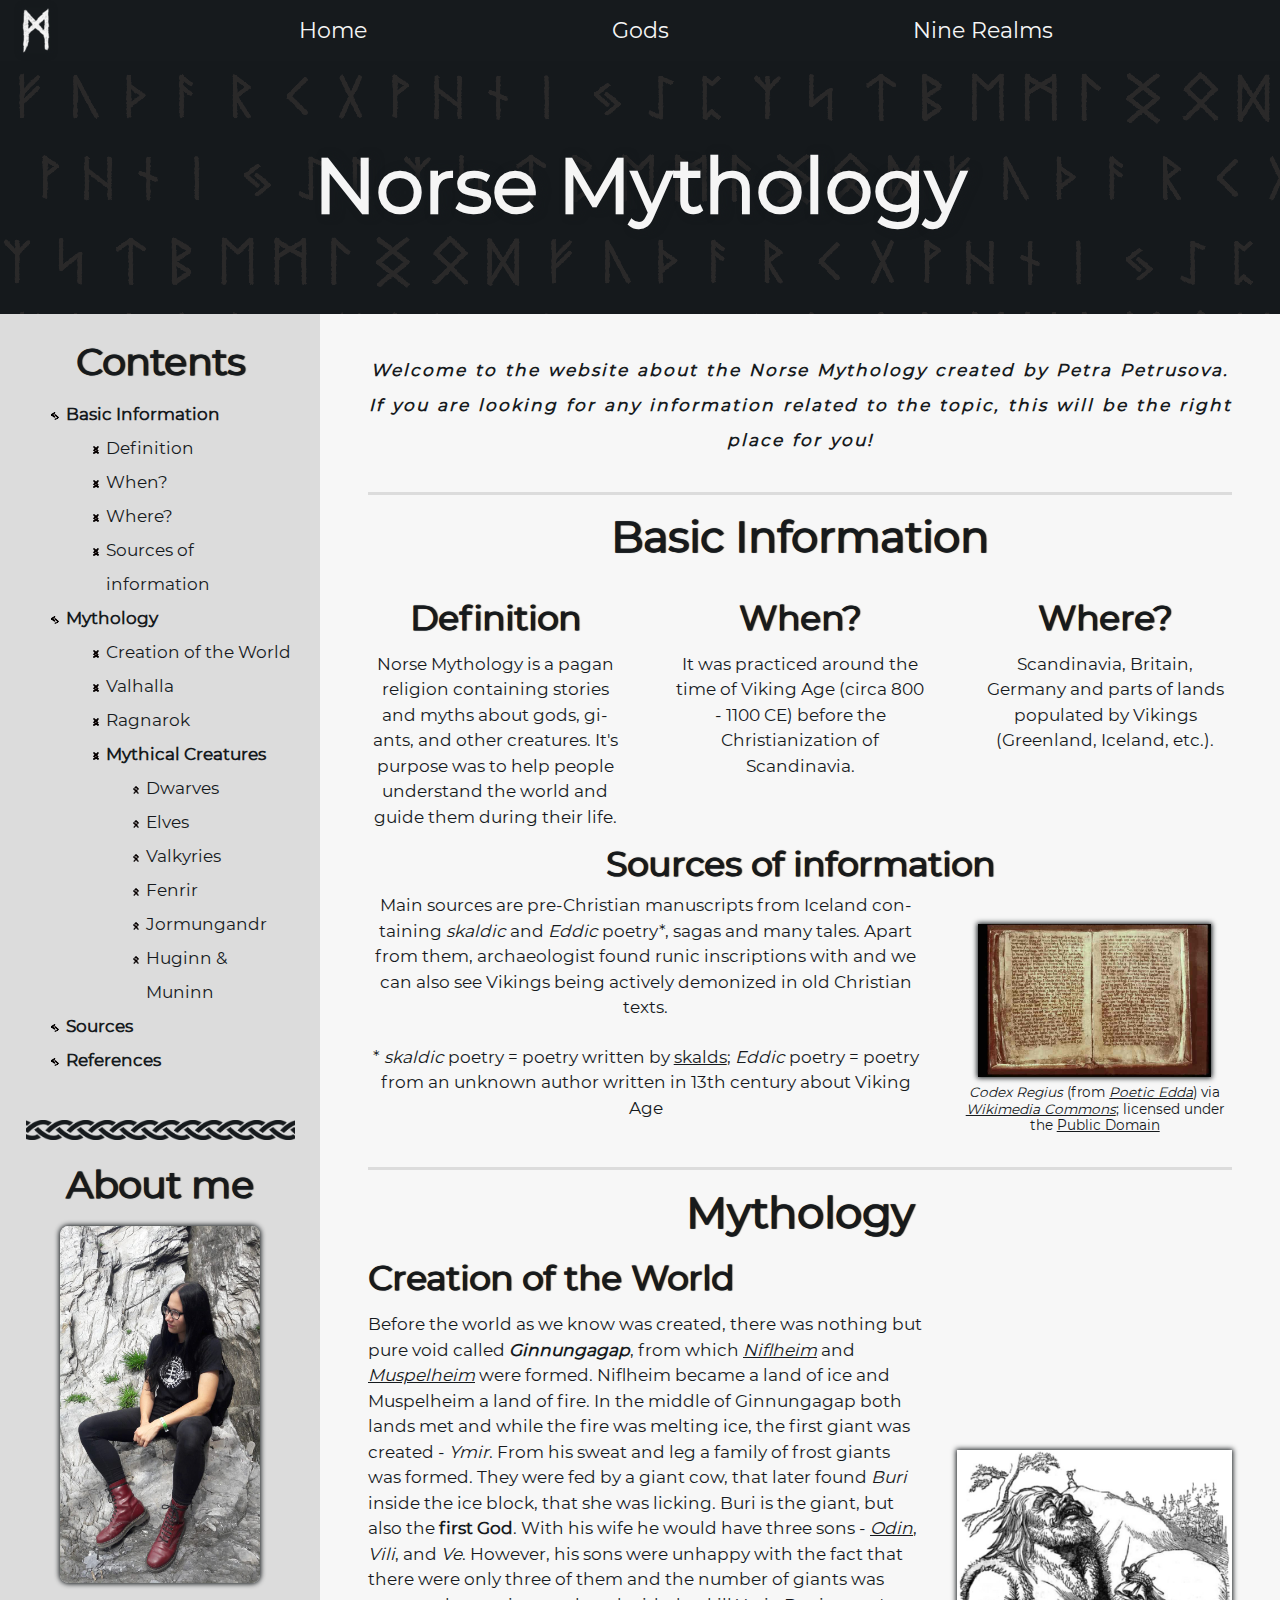
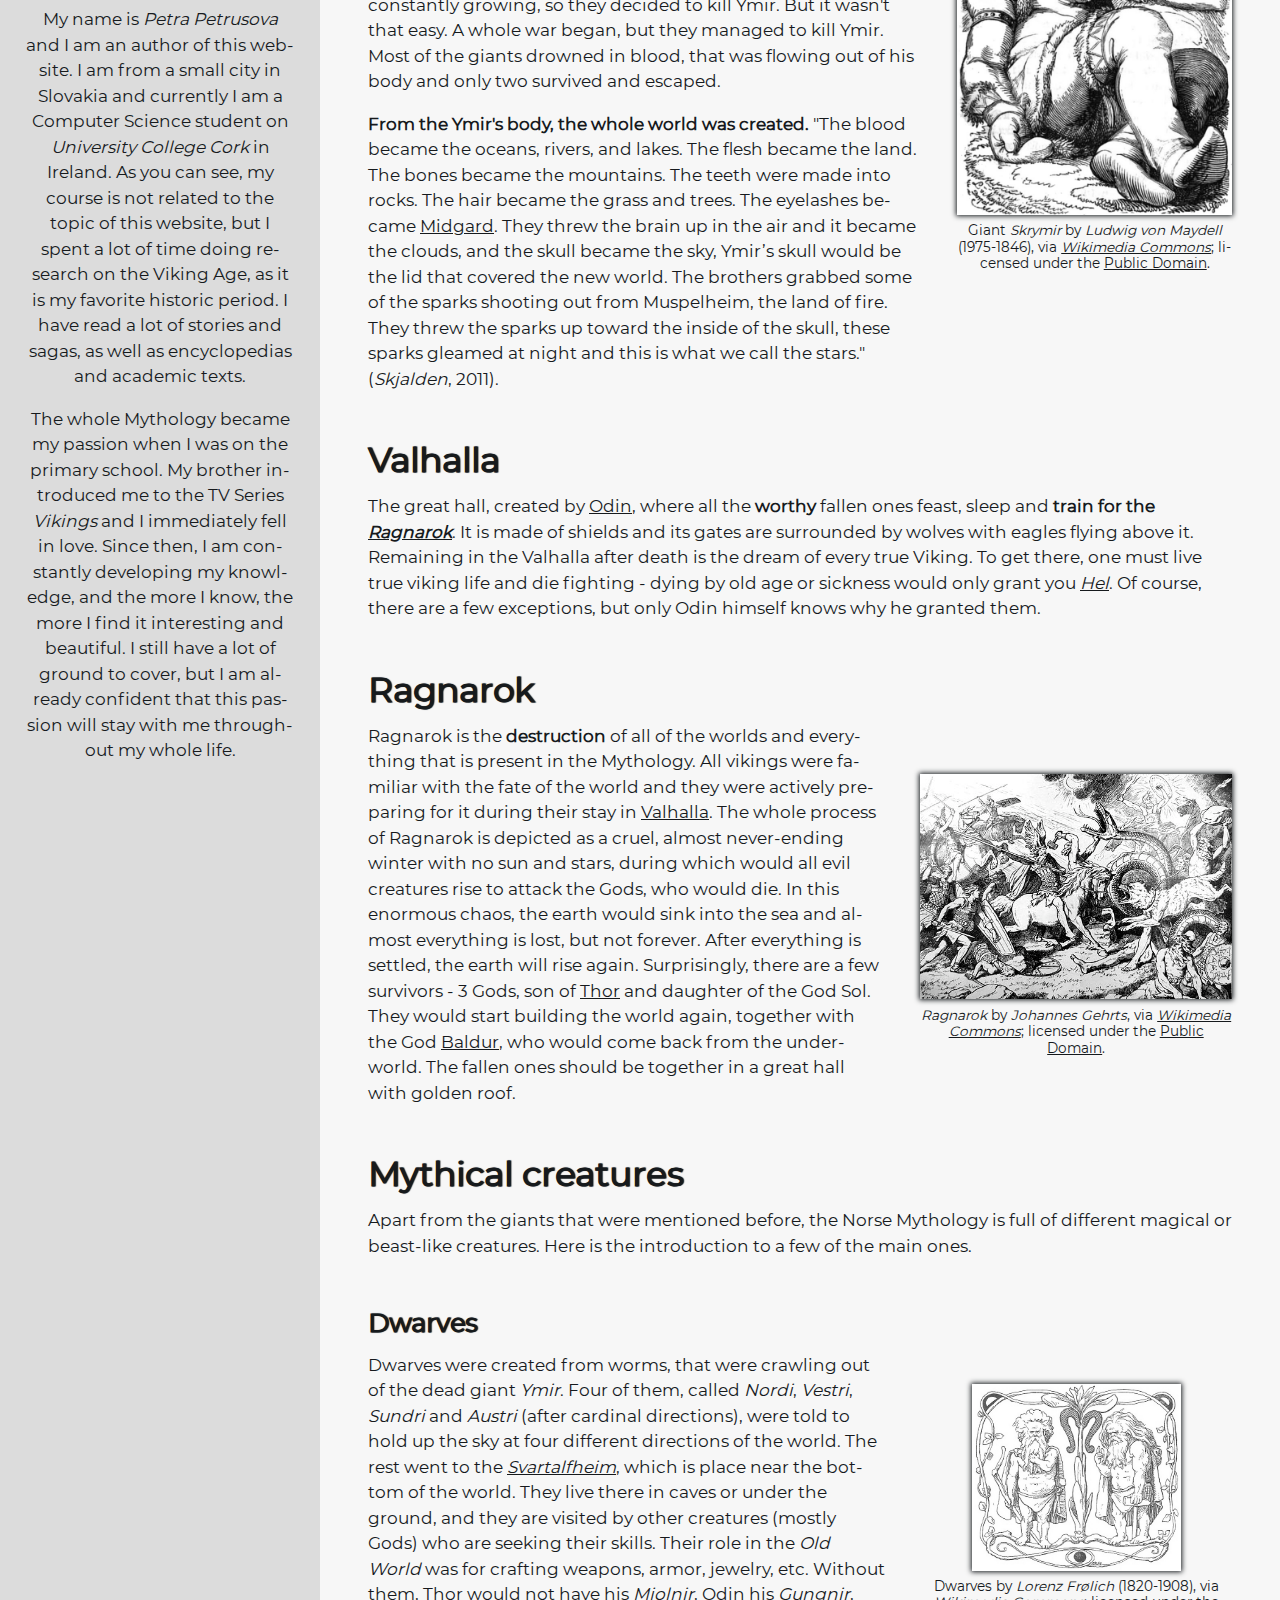
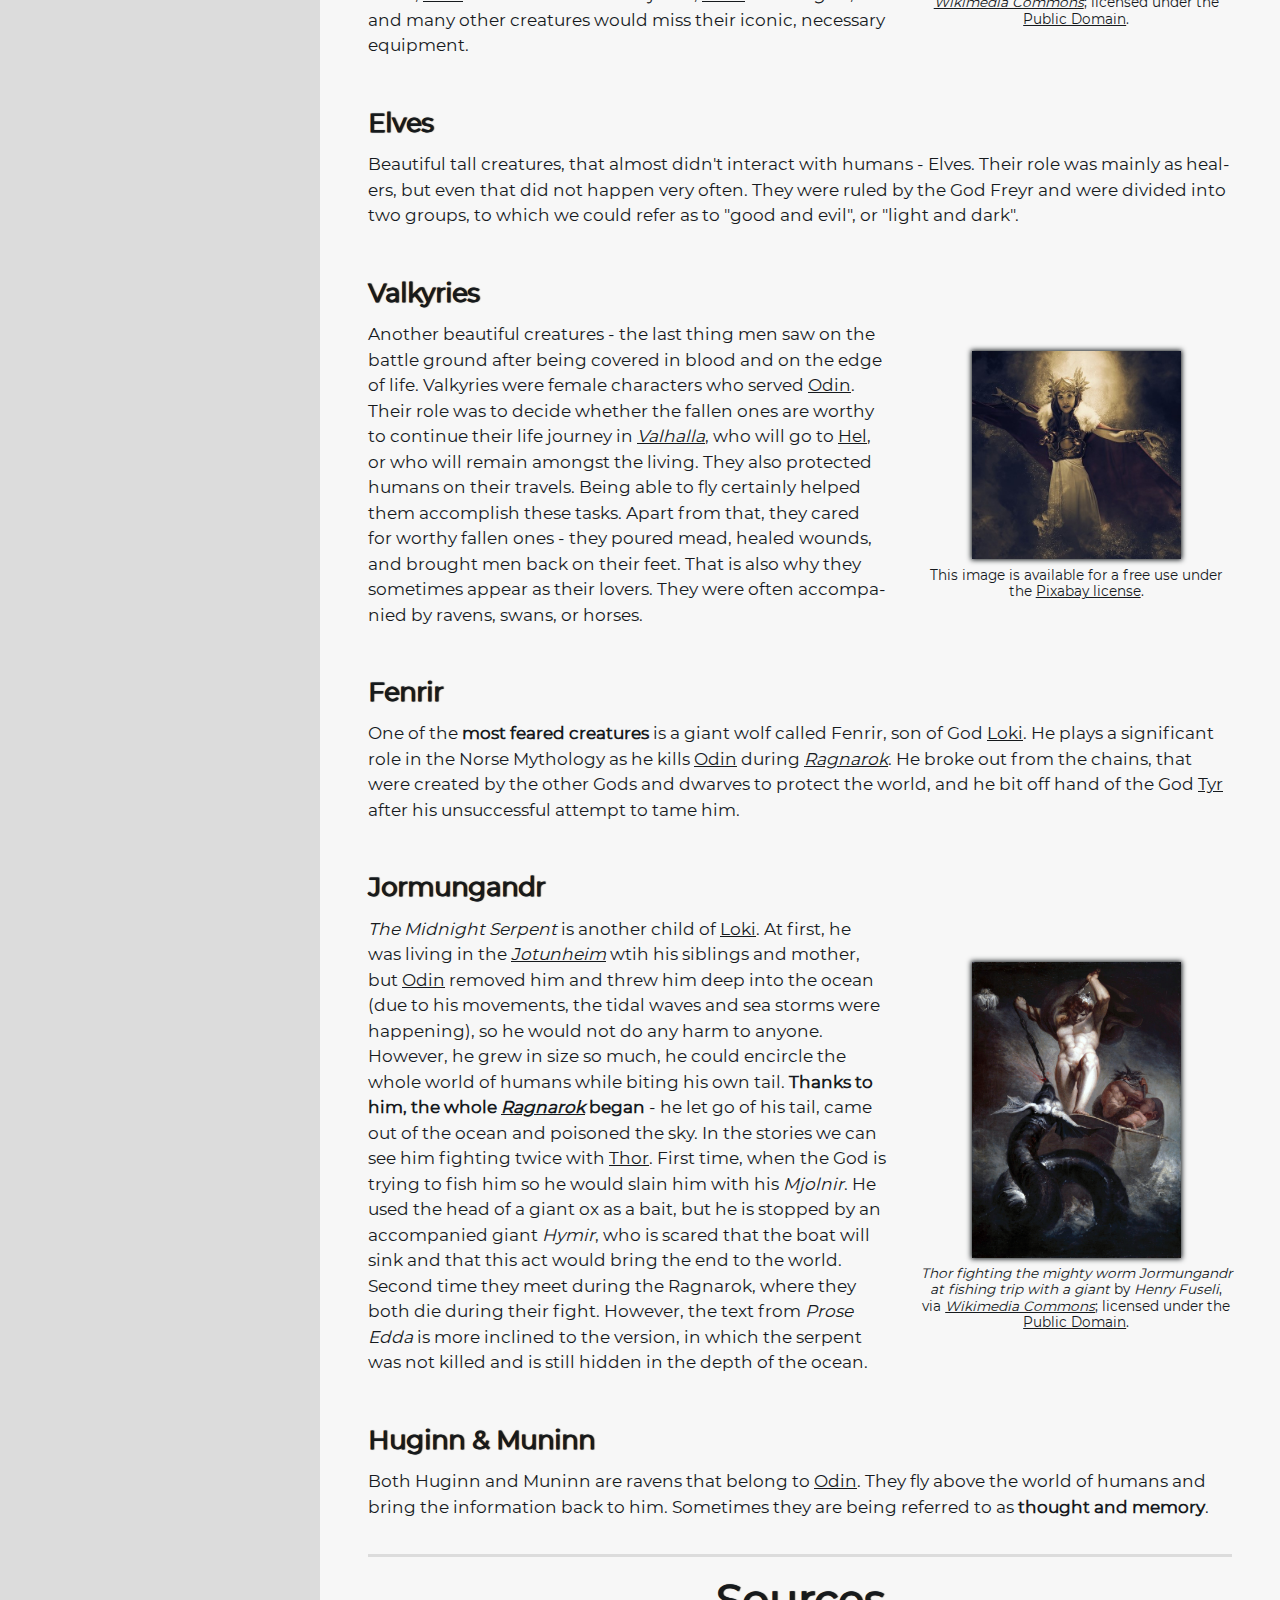
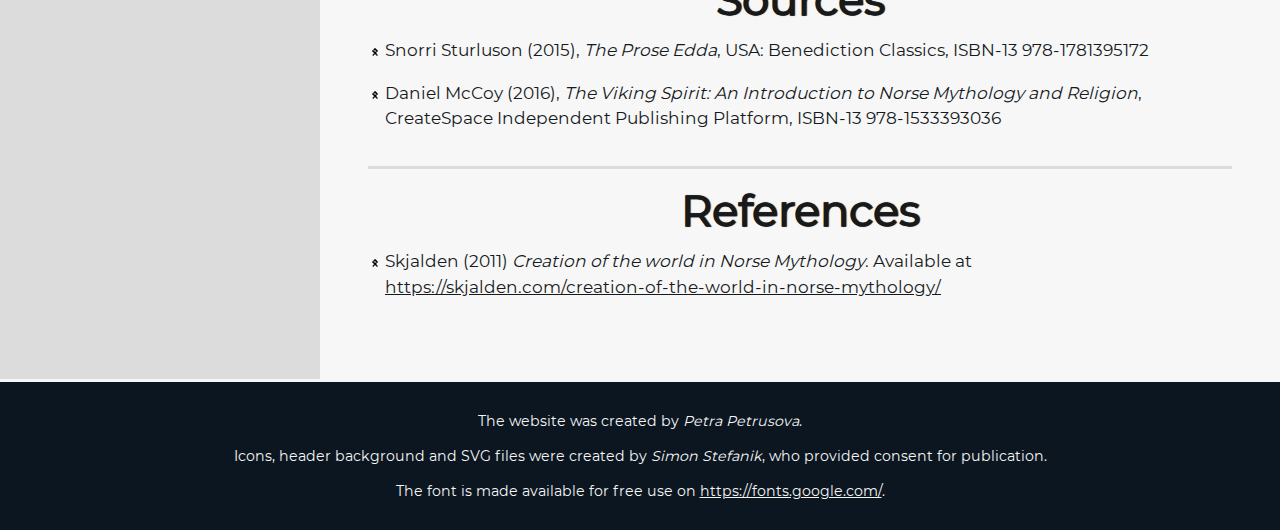
<file: index.html>
<!DOCTYPE html>
<html lang="en">

    <head>
        <meta charset="utf-8" name="viewport" content="initial-scale=1.0, width=device-width" />
        <title>Norse Mythology</title>
        <link rel="icon" href="images/decoration/mannaz_fav.ico" />
        <link rel="stylesheet" href="styles.css" />
        <link rel="stylesheet" href="main_page.css" />
    </head>

    <body>

        <nav id="main_nav">
            <a href="index.html"><img src="images/decoration/mannaz1.png" title="Mannaz" alt="The Mannaz rune"/></a>
            <ul>
                <li><a href="index.html">Home</a></li>
                <li><a href="gods.html">Gods</a></li>
                <li><a href="nine_worlds.html">Nine Realms</a></li>
            </ul>
        </nav>

        <header>
            <h1>Norse Mythology</h1>
        </header>

        <nav>
            <h2>Contents</h2>
            <ol>
                <li><a class="category" href="#basic">Basic Information</a>
                    <ol>
                        <li><a href="#def">Definition</a></li>
                        <li><a href="#when">When?</a></li>
                        <li><a href="#where">Where?</a></li>
                        <li><a href="#sources-info">Sources of information</a></li>
                    </ol>
                </li>
                <li><a class="category" href="#mythology">Mythology</a>
                    <ol>
                        <li><a href="#world">Creation of the World</a></li>
                        <li><a href="#valhalla">Valhalla</a></li>
                        <li><a href="#ragnarok">Ragnarok</a></li>
                        <li><a href="#creatures">Mythical Creatures</a>
                            <ol>
                                <li><a href="#dwarves">Dwarves</a></li>
                                <li><a href="#elves">Elves</a></li>
                                <li><a href="#valkyries">Valkyries</a></li>
                                <li><a href="#fenrir">Fenrir</a></li>
                                <li><a href="#jormungandr">Jormungandr</a></li>
                                <li><a href="#ravens">Huginn &amp; Muninn</a></li>
                            </ol>
                        </li>
                    </ol>
                </li>
                <li><a class="category" href="#sources">Sources</a></li>
                <li><a class="category" href="#references">References</a></li>
                <li><a class="category" href="#about_me">About me</a></li>
            </ol>
        </nav>

        <main>

            <p id="intro">
                Welcome to the website about the Norse Mythology created by Petra Petrusova. If you are looking for any information related to the topic, this 
                will be the right place for you!
            </p>

            <section id="basic">
                <h2>Basic Information</h2>

                <section>
                    <section id="def">
                        <h3>Definition</h3>
                        <p>
                            Norse Mythology is a pagan religion containing stories and myths about gods, giants, and other creatures. It's purpose 
                            was to help people understand the world and guide them during their life. 
                        </p>
                    </section>

                    <section id="when">
                        <h3>When?</h3>
                        <p>
                            It was practiced around the time of Viking Age (circa 800 - 1100 CE) before the Christianization of Scandinavia.
                        </p>
                    </section>

                    <section id="where">
                        <h3>Where?</h3>
                        <p>
                            Scandinavia, Britain, Germany and parts of lands populated by Vikings (Greenland, Iceland, etc.).
                        </p>
                    </section>
                </section>

                <section id="sources-info">
                    <h3>Sources of information</h3>
                    <p>
                        Main sources are pre-Christian manuscripts from Iceland containing <i>skaldic</i> and <i>Eddic</i> poetry*, sagas and many tales. Apart 
                        from them, archaeologist found runic inscriptions with and we can also see Vikings being actively demonized in old Christian texts.
                    </p>
                    <figure>
                        <img src="images/main/standard_compressed_Codex_Regius.jpg" alt="Poetic Edda" />
                        <figcaption> 
                            <i>Codex Regius</i> (from <i><a href="https://en.wikipedia.org/wiki/Poetic_Edda">Poetic Edda</a></i>) 
                            via <i><a href="https://commons.wikimedia.org/wiki/File:Codex_Regius_of_Eddaic_Poems.jpg">Wikimedia Commons</a></i>;
                            licensed under the <a href="https://creativecommons.org/publicdomain/mark/1.0/deed.en">Public Domain</a>  
                        </figcaption>
                    </figure>
                    <p>
                        * <i>skaldic</i> poetry = poetry written by <a href="https://en.wikipedia.org/wiki/Skald">skalds</a>; <i>Eddic</i> poetry = poetry from 
                        an unknown author written in 13th century about Viking Age
                    </p>

                </section>

            </section>

            <section id="mythology">
                <h2>Mythology</h2>

                <section id="world">
                    <h3>Creation of the World</h3>
                    <p>
                        Before the world as we know was created, there was nothing but pure void called <b><i lang="non">Ginnungagap</i></b>, from which 
                        <a href="nine_worlds.html#Niflheim"><i>Niflheim</i></a> and <a href="nine_worlds.html#Muspelheim"><i>Muspelheim</i></a> were formed. Niflheim 
                        became a land of ice and Muspelheim a land of fire. 
                        In the middle of <i lang="non" class="normal">Ginnungagap</i> both lands met and while the fire was melting ice, the first giant was created - <i>Ymir</i>. 
                        From his sweat and leg a family of frost giants was formed. They were fed by a giant cow, that later found <i>Buri</i> inside the ice block, 
                        that she was licking. Buri is the giant, but also the <b>first God</b>. With his wife he would have three sons - 
                        <a href="gods.html#odin"><i>Odin</i></a>, <i>Vili</i>, and <i>Ve</i>. However, his sons were unhappy with the fact that there were only three 
                        of them and the number 
                        of giants was constantly growing, so they decided to kill Ymir. But it wasn't that easy. A whole war began, but they managed to kill Ymir. 
                        Most of the giants drowned in blood, that was flowing out of his body and only two survived and escaped.
                    </p>
                    <figure>
                        <img src="images/main/Skrýmir_by_Maydell.jpg" alt="Drawing of a giant"/>
                        <figcaption>
                            Giant <i>Skrymir</i> by <i>Ludwig von Maydell</i> (1975-1846), 
                            via <i><a href="https://commons.wikimedia.org/wiki/File:Skr%C3%BDmir_by_Maydell.jpg">Wikimedia Commons</a></i>;
                            licensed under the <a href="https://creativecommons.org/publicdomain/mark/1.0/deed.en">Public Domain</a>.
                        </figcaption>
                    </figure>          
                    <p>
                        <b>From the Ymir's body, the whole world was created.</b>
                        "The blood became the oceans, rivers, and lakes. The flesh became the land. The bones became the mountains. The teeth were made into rocks. 
                        The hair became the grass and trees. The eyelashes became <a href="nine_worlds.html#Midgard">Midgard</a>. They threw the brain up in the air 
                        and it became the clouds, and the skull became the sky, Ymir’s skull would be the lid that covered the new world. The brothers grabbed some 
                        of the sparks shooting out from Muspelheim, the land of fire. They threw the sparks up toward the inside of the skull, these sparks gleamed 
                        at night and this is what we call the stars." (<i>Skjalden</i>, 2011).
                    </p>
                </section>

                <section id="valhalla">
                    <h3>Valhalla</h3>
                    <p>
                        The great hall, created by <a href="gods.html#odin">Odin</a>, where all the <strong>worthy</strong> fallen ones feast, sleep and <b>train for the 
                        <a href="#ragnarok"><i>Ragnarok</i></a></b>. It is made of shields and its gates are surrounded by wolves with eagles flying above it. Remaining 
                        in the Valhalla after death is the dream of every true Viking. To get there, one must live true viking life and die fighting - dying by old age 
                        or sickness would only grant you <a href="nine_worlds.html#Helheim"><i>Hel</i></a>. Of course, there are a few exceptions, but only Odin himself 
                        knows why he granted them.
                    </p>
                </section>

                <section id="ragnarok">
                    <h3>Ragnarok</h3>
                    <p>
                        Ragnarok is the <b>destruction</b> of all of the worlds and everything that is present in the Mythology. All vikings were familiar with the 
                        fate of the world and they were actively preparing for it during their stay in <a href="#valhalla">Valhalla</a>. The whole process of 
                        Ragnarok is depicted as a cruel, almost never-ending winter with no sun and stars, during which would all evil creatures rise to attack the Gods, 
                        who would die. In this enormous chaos, the earth would sink into the sea and almost everything is lost, but not forever. After everything is settled, 
                        the earth will rise again. Surprisingly, there are a few survivors - 3 Gods, son of <a href="gods.html#thor">Thor</a> and daughter of the God Sol. 
                        They would start building the world again, together with the God <a href="gods.html#baldur">Baldur</a>, who would come back from the underworld. The fallen 
                        ones should be together in a great hall with golden roof.
                    </p>
                    <figure>
                        <img src="images/main/Johannes_gehrts_ragnarok_mindre.JPG" alt="A depiction of Ragnarok" />
                        <figcaption>
                            <i>Ragnarok</i> by <i>Johannes Gehrts</i>,
                            via <i><a href="https://commons.wikimedia.org/wiki/File:Johannes_gehrts_ragnarok_mindre.JPG">Wikimedia Commons</a></i>;
                            licensed under the <a href="https://creativecommons.org/publicdomain/mark/1.0/deed.en">Public Domain</a>.
                        </figcaption>
                    </figure>
                </section>

                <section id="creatures">
                    <h3>Mythical creatures</h3>
                    <p>
                        Apart from the giants that were mentioned before, the Norse Mythology is full of different magical or beast-like creatures. Here is the 
                        introduction to a few of the main ones.
                    </p>

                    <section id="dwarves">
                        <h4>Dwarves</h4>
                        <p>
                            Dwarves were created from worms, that were crawling out of the dead giant <i>Ymir</i>. Four of them, called <i lang="non">Nordi</i>, 
                            <i lang="non">Vestri</i>, <i lang="non">Sundri</i> and <i lang="non">Austri</i> (after cardinal directions), were told to hold up the 
                            sky at four different directions of the world. The rest went to the <a href="nine_worlds.html#Svartalfheim"><i>Svartalfheim</i></a>, 
                            which is place near the bottom of the world. They live there in caves or under the ground, and they are visited by other creatures (mostly Gods)
                            who are seeking their skills. Their role in the <i>Old World</i> was for crafting weapons, armor, jewelry, etc. Without them, 
                            <a href="gods.html#thor">Thor</a> would not have his <i>Mjolnir</i>, <a href="gods.html#odin">Odin</a> his <i>Gungnir</i>, and 
                            many other creatures would miss their iconic, necessary equipment.
                        </p>
                        <figure>
                            <img src="images/main/Two_Völuspá_Dwarves_by_Frølich.jpg" alt="A drawing of two dwarves." />
                            <figcaption>
                                Dwarves by <i>Lorenz Frølich</i> (1820-1908),
                                via <i><a href="https://commons.wikimedia.org/wiki/File:Two_V%C3%B6lusp%C3%A1_Dwarves_by_Fr%C3%B8lich.jpg">Wikimedia Commons</a></i>;
                                licensed under the <a href="https://creativecommons.org/publicdomain/mark/1.0/deed.en">Public Domain</a>.
                            </figcaption>
                        </figure>
                    </section>

                    <section id="elves">
                        <h4>Elves</h4>
                        <p>
                            Beautiful tall creatures, that almost didn't interact with humans - Elves. Their role was mainly as healers, but even that did not 
                            happen very often. They were ruled by the God Freyr and were divided into two groups, to which we could refer as to "good and evil", or "light and dark". 
                        </p>
                    </section>

                    <section id="valkyries">
                        <h4>Valkyries</h4>
                        <p>
                            Another beautiful creatures - the last thing men saw on the battle ground after being covered in blood and on the edge of life. Valkyries were female 
                            characters who served <a href="gods.html#odin">Odin</a>. Their role was to decide whether the fallen ones are worthy to continue their life journey in 
                            <a href="#valhalla"><i>Valhalla</i></a>, who will go to <a href="nine_worlds.html#Helheim">Hel</a>, or who will remain amongst the living. They also protected 
                            humans on their travels. Being able to fly certainly helped them accomplish these tasks. Apart from that, they cared for worthy fallen ones - they 
                            poured mead, healed wounds, and brought men back on their feet. That is also why they sometimes appear as their lovers. They were often accompanied 
                            by ravens, swans, or horses. 
                        </p>
                        <figure>
                            <img src="images/main/valkyries-1900778_960_720.jpg" alt="A drawing of Valkyrie" />
                            <figcaption>
                                This image is available for a free use under the <a href="https://pixabay.com/service/license/">Pixabay license</a>.
                            </figcaption>
                        </figure>
                    </section>

                    <section id="fenrir">
                        <h4>Fenrir</h4>
                        <p>
                            One of the <b>most feared creatures</b> is a giant wolf called Fenrir, son of God <a href="gods.html#loki">Loki</a>. He plays a 
                            significant role in the Norse Mythology as he kills <a href="gods.html#odin">Odin</a> during <a href="#ragnarok"><i>Ragnarok</i></a>. 
                            He broke out from the chains, that were created by the other Gods and dwarves to protect the world, and he bit off hand of the God 
                            <a href="gods.html#tyr">Tyr</a> after his unsuccessful attempt to tame him. 
                        </p>
                    </section>

                    <section id="jormungandr">
                        <h4>Jormungandr</h4>
                        <p>
                            <i>The Midnight Serpent</i> is another child of <a href="gods.html#loki">Loki</a>. At first, he was living in the 
                            <a href="nine_worlds.html#Jotunheim"><i>Jotunheim</i></a> wtih his siblings and mother, but <a href="gods.html#odin">Odin</a> removed him and 
                            threw him deep into the ocean (due to his movements, the tidal waves and sea storms were happening), so he would not do any harm to anyone. 
                            However, he grew in size so much, he could encircle the whole world of humans while biting his own tail. <b>Thanks to him, the whole 
                            <a href="#ragnarok"><i>Ragnarok</i></a> began</b> - he let go of his tail, came out of the ocean and poisoned the sky. In the stories we can see him fighting twice 
                            with <a href="gods.html#thor">Thor</a>. First time, when the God is trying to fish him so he would slain him with his <i>Mjolnir</i>. He used 
                            the head of a giant ox as a bait, but he is stopped by an accompanied giant <i>Hymir</i>, who is scared that the boat will sink and that this 
                            act would bring the end to the world. Second time they meet during the Ragnarok, where they both die during their fight. However, the text from 
                            <i>Prose Edda</i> is more inclined to the version, in which the serpent was not killed and is still hidden in the depth of the ocean.
                        </p>
                        <figure>
                            <img src="images/main/Johann_Heinrich_Fussli-Tor_and_Jormundgandr.jpg" alt="A sketch of a Jormungandr" />
                            <figcaption>
                                <i>Thor fighting the mighty worm Jormungandr at fishing trip with a giant</i> by <i>Henry Fuseli</i>,
                                via <a href="https://commons.wikimedia.org/wiki/File:Johann_Heinrich_Fussli-Tor_and_Jormundgandr.jpg"><i>Wikimedia Commons</i></a>;
                                licensed under the <a href="https://creativecommons.org/publicdomain/mark/1.0/deed.en">Public Domain</a>.
                            </figcaption>
                        </figure>
                    </section>

                    <section id="ravens">
                        <h4>Huginn &amp; Muninn</h4>
                        <p>
                            Both Huginn and Muninn are ravens that belong to <a href="gods.html#odin">Odin</a>. They fly above the world of humans and bring the 
                            information back to him. Sometimes
                            they are being referred to as <b>thought and memory</b>.
                        </p>
                    </section>

                </section>

            </section>

            <section id="sources">
                <h2>Sources</h2>
                <ul>
                    <li>Snorri Sturluson (2015), <i>The Prose Edda</i>, USA: Benediction Classics, ISBN-13 978-1781395172</li>
                    <li>Daniel McCoy (2016), <i>The Viking Spirit: An Introduction to Norse Mythology and Religion</i>, CreateSpace Independent Publishing Platform, ISBN-13 978-1533393036</li>
                </ul>
            </section>

            <section id="references">
                <h2>References</h2>
                <ul>
                    <li>Skjalden (2011) <i>Creation of the world in Norse Mythology</i>. Available at <a href="https://skjalden.com/creation-of-the-world-in-norse-mythology/">https://skjalden.com/creation-of-the-world-in-norse-mythology/</a></li>
                </ul>
            </section>

        </main>

        <aside id="about_me">

            <h2>About me</h2>
            <figure>
                <img src="images/decoration/author.jpg" alt="A picture of an author" title="Petra Petrusova"/>
            </figure>
            <p>
                My name is <i>Petra Petrusova</i> and I am an author of this website. I am from a small city in Slovakia and currently I am a Computer Science student 
                on <i>University College Cork</i> in Ireland. As you can see, my course is not related to the topic of this website, but I spent a lot of time 
                doing research on the Viking Age, as it is my favorite historic period. I have read a lot of stories and sagas, as well as encyclopedias and academic 
                texts.   
            </p>
            <p>
                The whole Mythology became my passion when I was on the primary school. My brother introduced me to the TV Series <i>Vikings</i> and I immediately 
                fell in love. Since then, I am constantly developing my knowledge, and the more I know, the more I find it interesting and beautiful. I still have 
                a lot of ground to cover, but I am already confident that this passion will stay with me throughout my whole life.
            </p>

        </aside>

        <footer>

            <p>
                <small>The website was created by <i>Petra Petrusova</i>.</small>
            </p>
            <p>
                <small>Icons, header background and SVG files were created by <i>Simon Stefanik</i>, who provided consent for publication.</small>
            </p>
            <p>
                <small>The font is made available for free use on <a href="https://fonts.google.com/">https://fonts.google.com/</a>.</small>
            </p>
            
        </footer>

    </body>

</html>
</file>
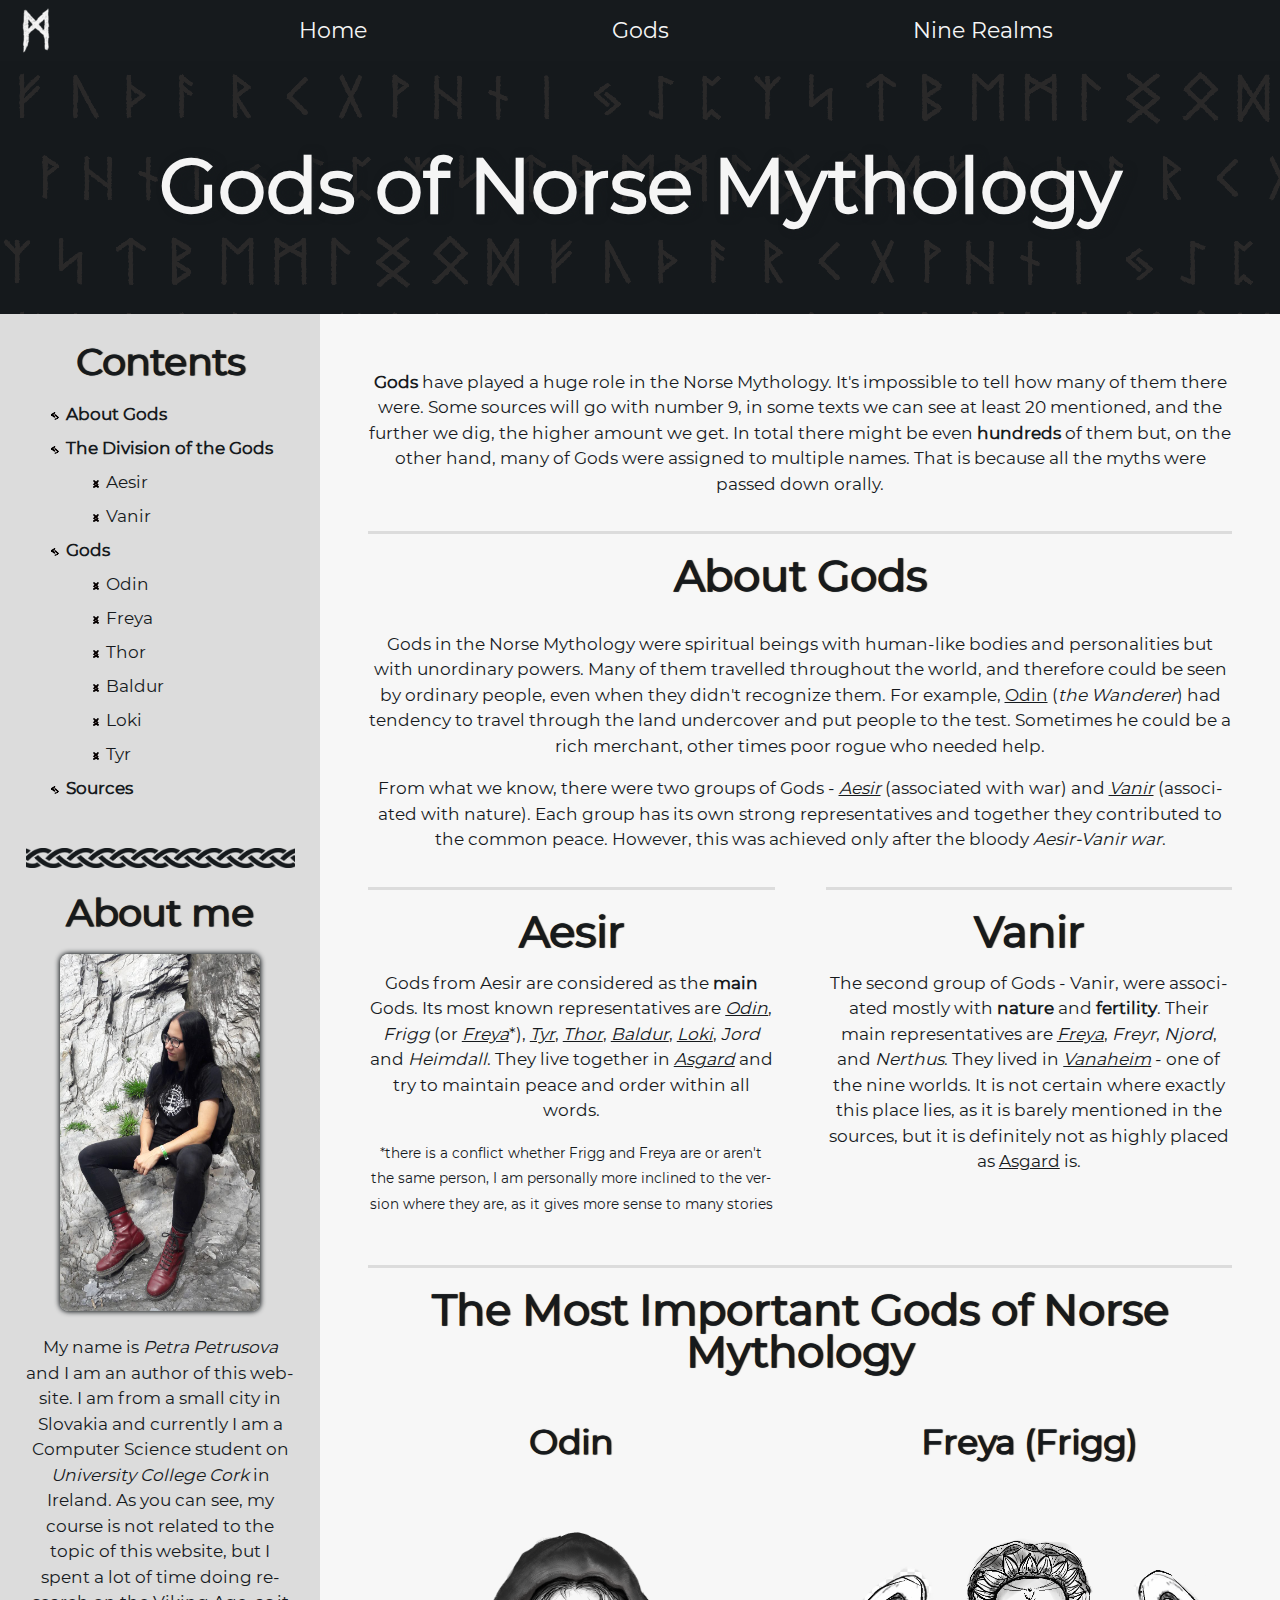
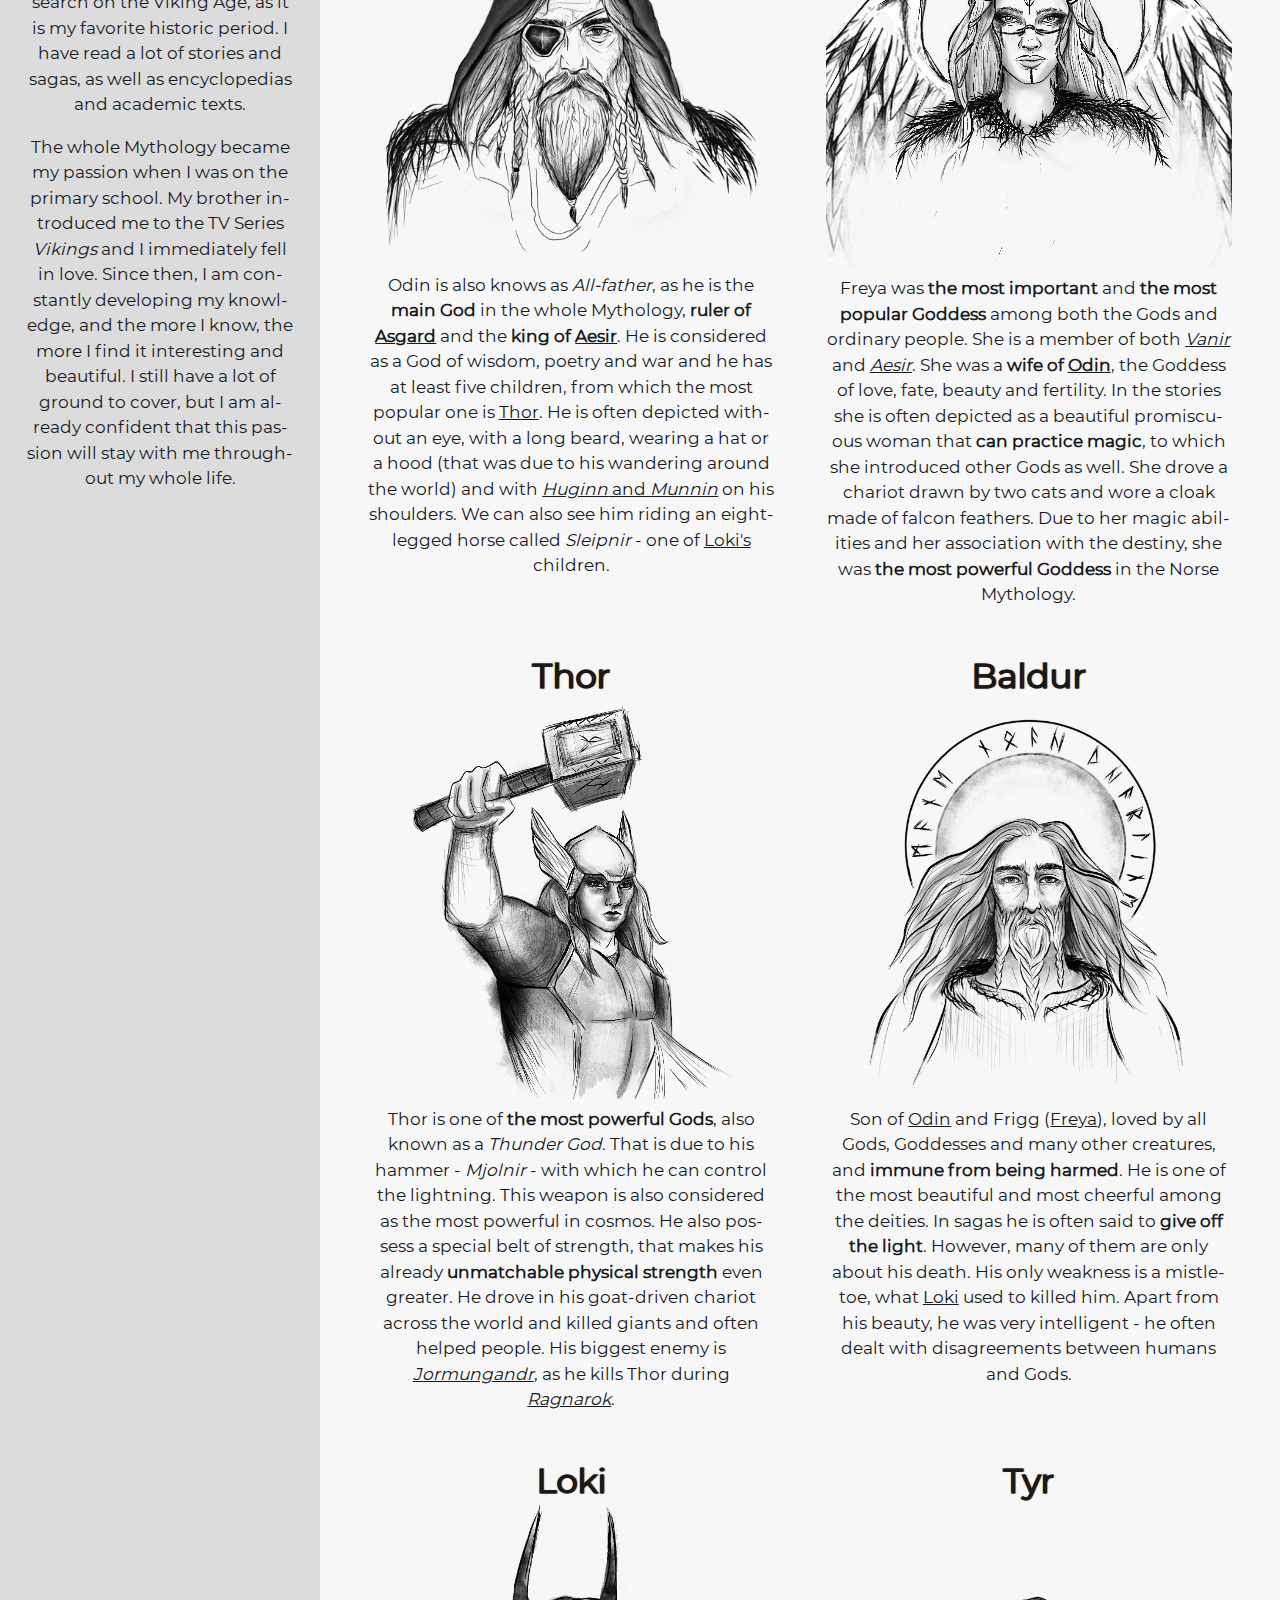
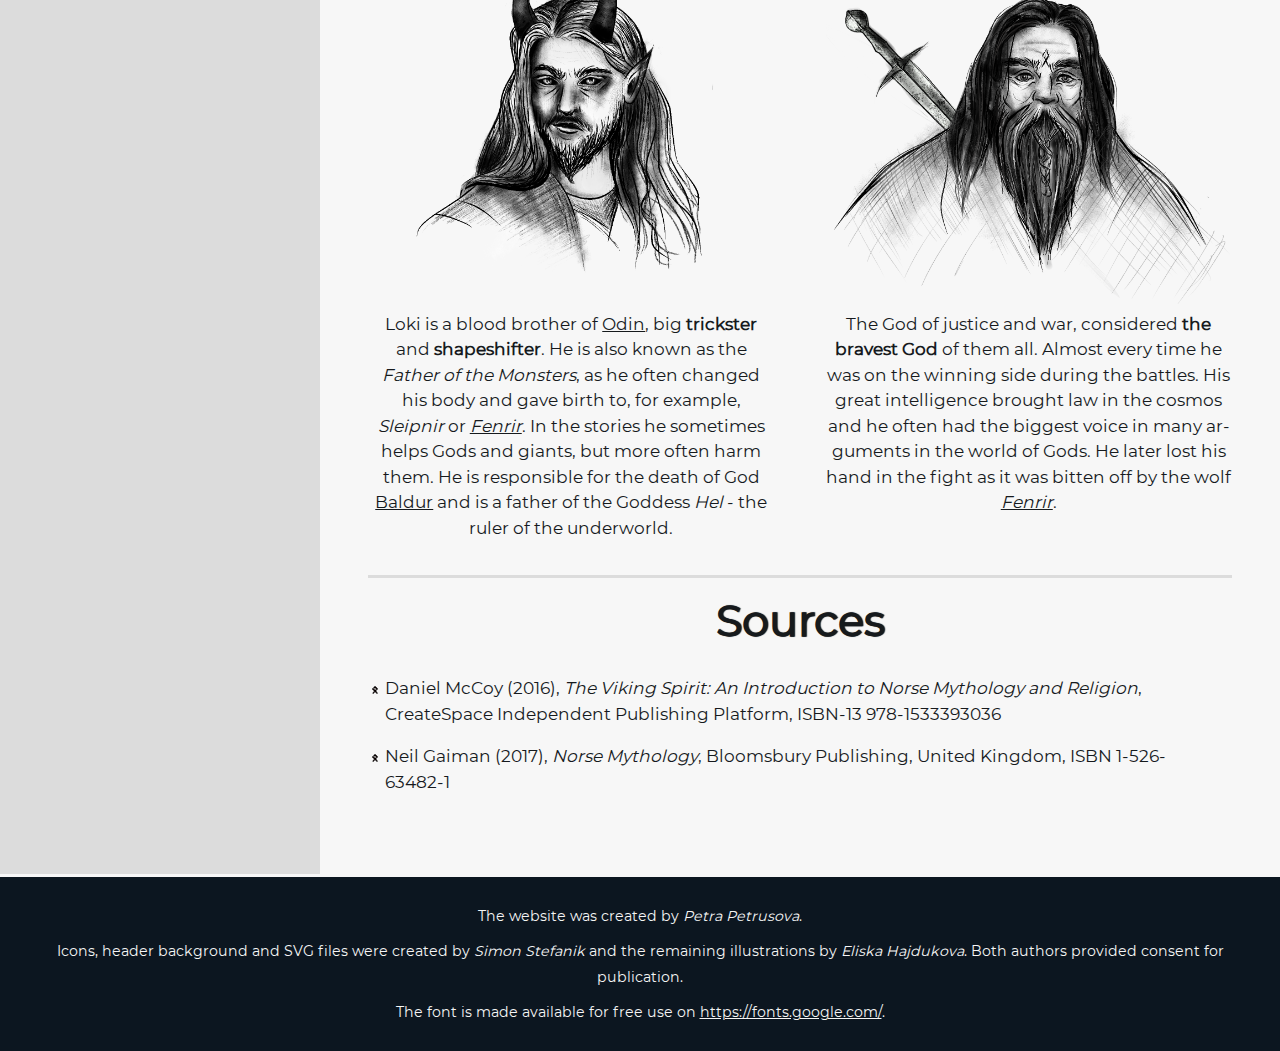
<file: gods.html>
<!DOCTYPE html>
<html lang="en">

    <head>
        <meta charset="utf-8" name="viewport" content="initial-scale=1.0, width=device-width"/>
        <title>Gods of Norse Mythology</title>
        <link rel="icon" href="images/mannaz_fav.ico"/>
        <link rel="stylesheet" href="styles.css"/>
        <link rel="stylesheet" href="gods.css"/>
    </head>

    <body>

        <nav id="main_nav">
            <a href="index.html"><img src="images/decoration/mannaz1.png" title="Mannaz" alt="The Mannaz rune"/></a>
            <ul>
                <li><a href="index.html">Home</a></li>
                <li><a href="gods.html">Gods</a></li>
                <li><a href="nine_worlds.html">Nine Realms</a></li>
            </ul>
        </nav>

        <header>
            <h1>Gods of Norse Mythology</h1>
        </header>

        <nav>
            <h2>Contents</h2>
            <ol>
                <li><a class="category" href="#about">About Gods</a></li>
                <li><a class="category" href="#division">The Division of the Gods</a>
                    <ol>
                        <li><a href="#aesir">Aesir</a></li>
                        <li><a href="#vanir">Vanir</a></li>
                    </ol>
                </li>
                <li><a class="category" href="#gods">Gods</a>
                    <ol>
                        <li><a href="#odin">Odin</a></li>
                        <li><a href="#freya">Freya</a></li>
                        <li><a href="#thor">Thor</a></li>
                        <li><a href="#baldur">Baldur</a></li>
                        <li><a href="#loki">Loki</a></li>
                        <li><a href="#tyr">Tyr</a></li>
                    </ol>
                </li>
                <li><a class="category" href="#sources">Sources</a></li>
                <li><a class="category" href="#about_me">About me</a></li>
            </ol>
        </nav>

        <main>

            <p>
                <b>Gods</b> have played a huge role in the Norse Mythology. It's impossible to tell how many of them there were. Some sources will 
                go with number 9, in some texts we can see at least 20 mentioned, and the further we dig, the higher amount we get. In total there 
                might be even <b>hundreds</b> of them but, on the other hand, many of Gods were assigned to multiple names. That is because all the myths 
                were passed down orally.
            </p>

            <section id="about">
                <h2>About Gods</h2>
                <p>
                    Gods in the Norse Mythology were spiritual beings with human-like bodies and personalities but with unordinary powers. Many of them 
                    travelled throughout the world, and therefore could be seen by ordinary people, even when they didn't recognize them. For example, <a href="#odin">Odin</a> 
                    (<i>the Wanderer</i>) had tendency to travel through the land undercover and put people to the test. Sometimes he could be a rich merchant, 
                    other times poor rogue who needed help.
                </p>
                <p>
                    From what we know, there were two groups of Gods - <a href="#aesir"><i>Aesir</i></a> (associated with war) and <a href="#vanir"><i>Vanir</i></a> 
                    (associated with nature). Each group has its own strong representatives and together they contributed to the common peace. However, this was achieved 
                    only after the bloody <i>Aesir-Vanir war</i>.
                </p>
            </section>

            <section id="division">
                <section id="aesir">
                    <h2>Aesir</h2>
                    <p>
                        Gods from Aesir are considered as the <b>main</b> Gods. Its most known representatives are <a href="#odin"><i>Odin</i></a>, <i>Frigg</i> 
                        (or <a href="#freya"><i>Freya</i></a>*), <a href="#tyr"><i>Tyr</i></a>, <a href="#thor"><i>Thor</i></a>, <a href="#baldur"><i>Baldur</i></a>, <a href="#loki"><i>Loki</i></a>, 
                        <i>Jord</i> and <i>Heimdall</i>. They live together in <a href="nine_worlds.html#Asgard"><i>Asgard</i></a> and try to maintain 
                        peace and order within all words. 
                    </p>
                    <p>
                        *there is a conflict whether Frigg and Freya are or aren't the same person, I am personally more inclined to the version where they are, 
                        as it gives more sense to many stories
                    </p>
                </section>

                <section id="vanir">
                    <h2>Vanir</h2>
                    <p>
                        The second group of Gods - Vanir, were associated mostly with <b>nature</b> and <b>fertility</b>. Their main representatives are 
                        <a href="#freya"><i>Freya</i></a>, <i>Freyr</i>, <i>Njord</i>, and <i>Nerthus</i>. They lived in <a href="nine_worlds.html#Vanaheim"><i>Vanaheim</i></a> 
                        - one of the nine worlds. It is not certain where exactly this place lies, as it is barely mentioned in the sources, but it is definitely not as highly 
                        placed as <a href="nine_worlds.html#Asgard">Asgard</a> is.
                    </p>
                </section>
            </section>

            <section id="gods">
                <h2>The Most Important Gods of Norse Mythology</h2>

                <section>
                    <section id="odin">
                        <h3>Odin</h3>
                        <figure>
                            <img src="images/gods/odin.png" alt="God Odin">
                        </figure>   
                        <p>
                            Odin is also knows as <i>All-father</i>, as he is the <b>main God</b> in the whole Mythology, <b>ruler of <a href="nine_worlds.html#Asgard">Asgard</a></b> 
                            and the <b>king of <a href="#aesir">Aesir</a></b>. He is considered as a God of wisdom, poetry and war and he has at least five children, from which the 
                            most popular one is <a href="#thor">Thor</a>. He is often depicted without an eye, with a long beard, wearing a hat or a hood (that was due to his wandering 
                            around the world) and with <a href="index.html#ravens"><i>Huginn</i> and <i>Munnin</i></a> on his shoulders. We can also see him riding an eight-legged horse 
                            called <i>Sleipnir</i> - one of <a href="#loki">Loki's</a> children.
                        </p>
                    </section>

                    <section id="freya">
                        <h3>Freya (Frigg)</h3>
                        <figure>
                            <img src="images/gods/freya.png" alt="Goddess Freya">
                        </figure> 
                        <p>
                            Freya was <b>the most important</b> and <b>the most popular Goddess</b>  among both the Gods and ordinary people. She is a member of both <a href="#vanir"><i>Vanir</i></a> 
                            and <a href="#aesir"><i>Aesir</i></a>. She was a <b>wife of <a href="#odin">Odin</a></b>, the Goddess of love, fate, beauty and fertility. In the stories she is often depicted 
                            as a beautiful promiscuous woman that <b>can practice magic</b>, to which she introduced other Gods as well. She drove a chariot drawn by two cats and wore a cloak made 
                            of falcon feathers. Due to her magic abilities and her association with the destiny, she was <b>the most powerful Goddess</b> in the Norse Mythology.
                        </p>
                    </section>

                    <section id="thor">
                        <h3>Thor</h3>
                        <figure>
                            <img src="images/gods/thor.png" alt="God Thor">
                        </figure> 
                        <p>
                            Thor is one of <b>the most powerful Gods</b>, also known as a <i>Thunder God</i>. That is due to his hammer - <i>Mjolnir</i> - with which he can control the lightning. 
                            This weapon is also considered as the most powerful in cosmos. He also possess a special belt of strength, that makes his already <b>unmatchable physical strength</b> 
                            even greater. He drove in his goat-driven chariot across the world and killed giants and often helped people. His biggest enemy is 
                            <a href="index.html#jormungandr"><i>Jormungandr</i></a>, as he kills Thor during <a href="index.html#ragnarok"><i>Ragnarok</i></a>.
                        </p>
                    </section>

                    <section id="baldur">
                        <h3>Baldur</h3>
                        <figure>
                            <img src="images/gods/baldur.png" alt="God Baldur">
                        </figure> 
                        <p>
                            Son of <a href="#odin">Odin</a> and Frigg (<a href="#freya">Freya</a>), loved by all Gods, Goddesses and many other creatures, and <b>immune from being harmed</b>. He 
                            is one of the most beautiful and most cheerful among the deities. In sagas he is often said to <b>give off the light</b>. However, many of them are only about his death. 
                            His only weakness is a mistletoe, what <a href="#loki">Loki</a> used to killed him. Apart from his beauty, he was very intelligent - he often dealt with disagreements between humans 
                            and Gods.
                        </p>
                    </section>

                    <section id="loki">
                        <h3>Loki</h3>
                        <figure>
                            <img src="images/gods/loki.png" alt="God Loki">
                        </figure> 
                        <p>
                            Loki is a blood brother of <a href="#odin">Odin</a>, big <b>trickster</b> and <b>shapeshifter</b>. He is also known as the <i>Father of the Monsters</i>, as he often 
                            changed his body and gave birth to, for example, <i>Sleipnir</i> or <a href="index.html#fenrir"><i>Fenrir</i></a>. In the stories he sometimes helps Gods and giants, 
                            but more often harm them. He is responsible for the death of God <a href="#baldur">Baldur</a> and is a father of the Goddess <i>Hel</i> - the ruler of the underworld. 
                        </p>    
                    </section>

                    <section id="tyr">
                        <h3>Tyr</h3>
                        <figure>
                            <img src="images/gods/tyr.png" alt="God Tyr">
                        </figure> 
                        <p>
                            The God of justice and war, considered <b>the bravest God</b> of them all. Almost every time he was on the winning side during the battles. His great intelligence 
                            brought law in the cosmos and he often had the biggest voice in many arguments in the world of Gods. He later lost his hand in the fight as it was bitten off by the 
                            wolf <a href="index.html#fenrir"><i>Fenrir</i></a>. 
                        </p>
                    </section>
                </section>

            </section>

            <section id="sources">
                <h2>Sources</h2>
                <ul>
                    <li>Daniel McCoy (2016), <i>The Viking Spirit: An Introduction to Norse Mythology and Religion</i>, CreateSpace Independent Publishing Platform, ISBN-13 978-1533393036</li>
                    <li>Neil Gaiman (2017), <i>Norse Mythology</i>, Bloomsbury Publishing, United Kingdom, ISBN 1-526-63482-1</li>
                </ul>
            </section>

        </main>

        <aside id="about_me">

            <h2>About me</h2>
            <figure>
                <img src="images/decoration/author.jpg" alt="A picture of an author" title="Petra Petrusova"/>
            </figure>
            <p>
                My name is <i>Petra Petrusova</i> and I am an author of this website. I am from a small city in Slovakia and currently I am a Computer Science student 
                on <i>University College Cork</i> in Ireland. As you can see, my course is not related to the topic of this website, but I spent a lot of time 
                doing research on the Viking Age, as it is my favorite historic period. I have read a lot of stories and sagas, as well as encyclopedias and academic 
                texts.   
            </p>
            <p>
                The whole Mythology became my passion when I was on the primary school. My brother introduced me to the TV Series <i>Vikings</i> and I immediately 
                fell in love. Since then, I am constantly developing my knowledge, and the more I know, the more I find it interesting and beautiful. I still have 
                a lot of ground to cover, but I am already confident that this passion will stay with me throughout my whole life.
            </p>

        </aside>

        <footer>

            <p>
                <small>The website was created by <i>Petra Petrusova</i>.</small>
            </p>
            <p>
                <small>Icons, header background and SVG files were created by <i>Simon Stefanik</i> and the remaining illustrations by <i>Eliska Hajdukova</i>.
                Both authors provided consent for publication.</small>
            </p>
            <p>
                <small>The font is made available for free use on <a href="https://fonts.google.com/">https://fonts.google.com/</a>.</small>
            </p>

        </footer>

    </body>

</html>
</file>
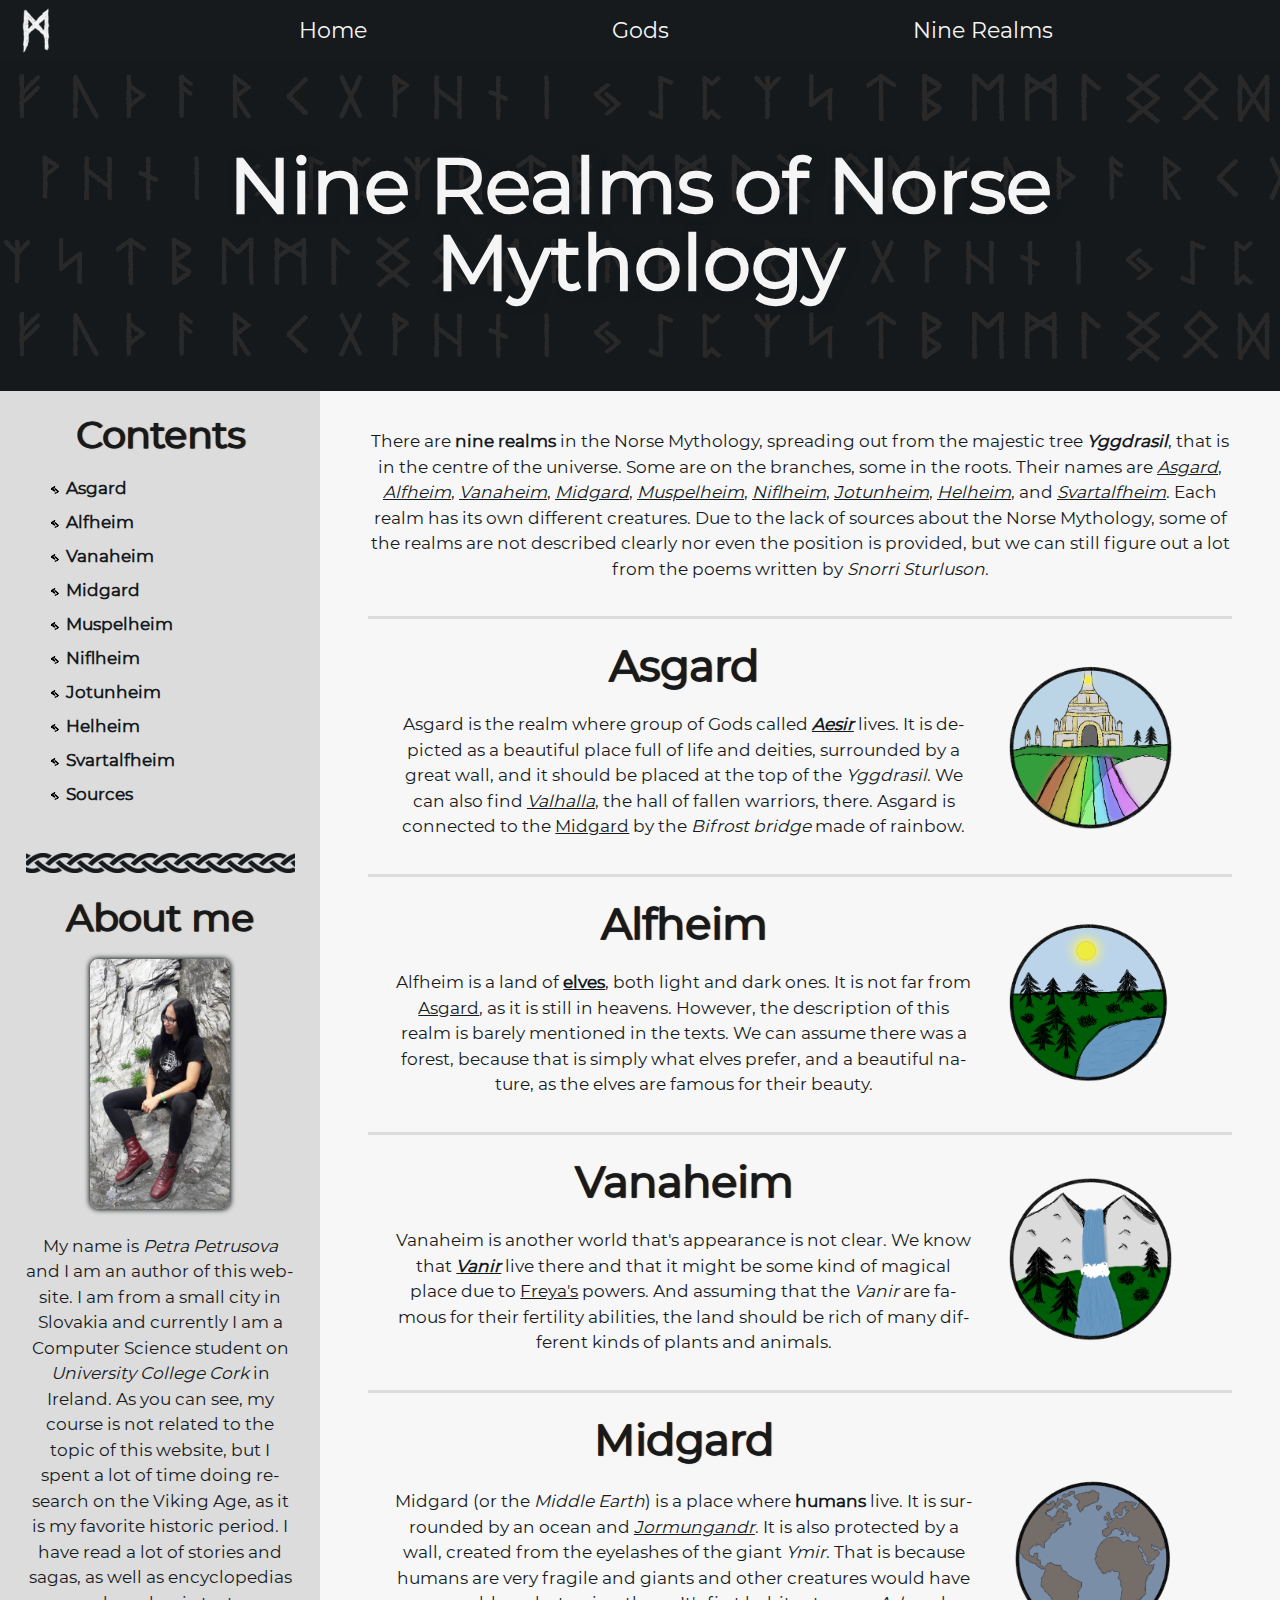
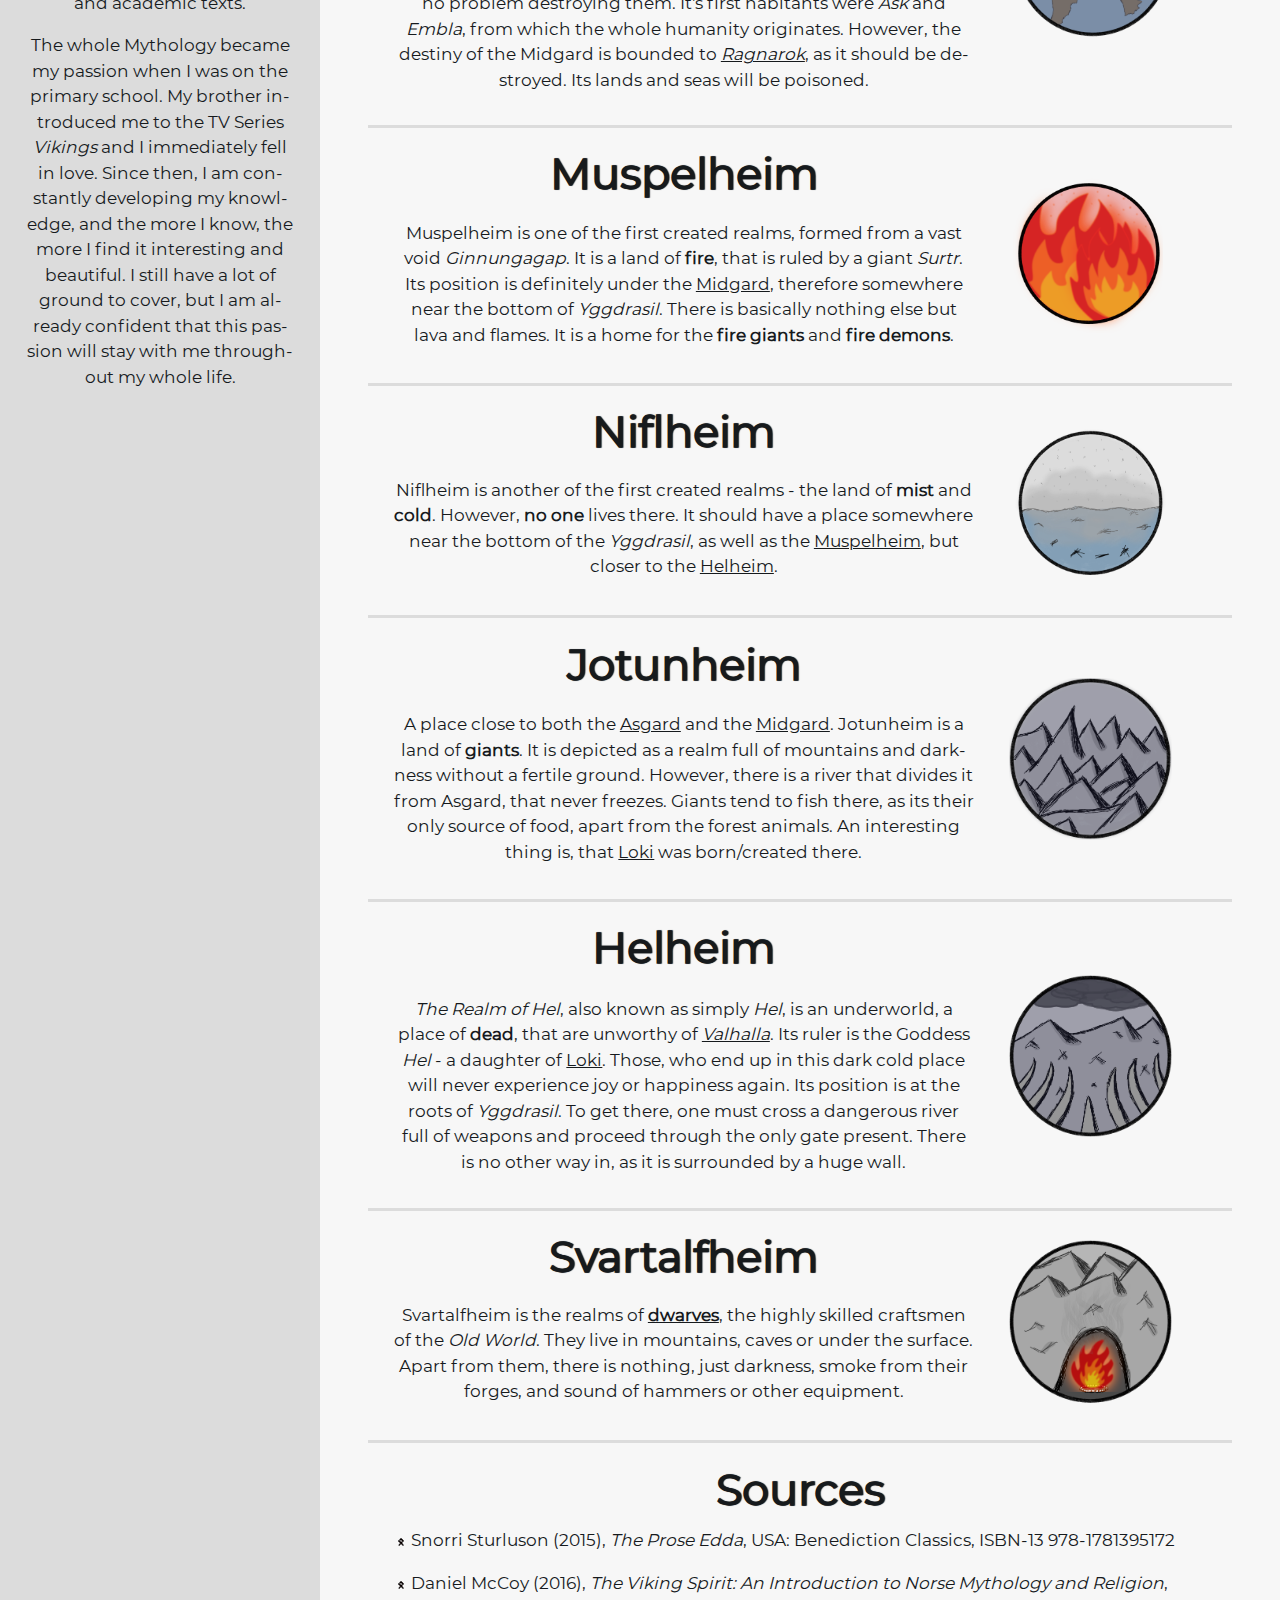
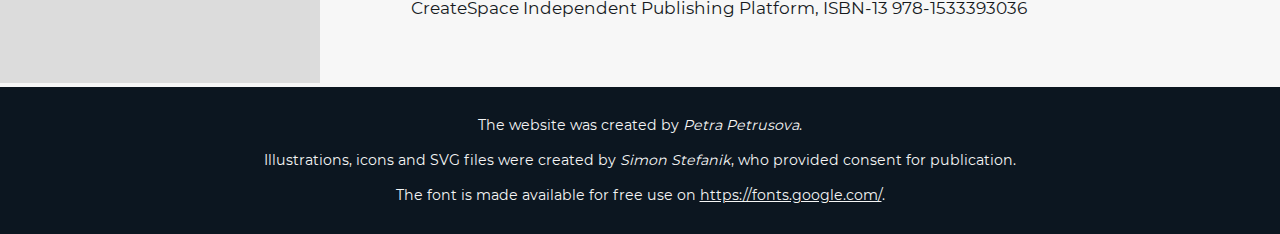
<file: nine_worlds.html>
<!DOCTYPE html>
<html lang="en">

    <head>
        <meta charset="utf-8" name="viewport" content="initial-scale=1.0, width=device-width"/>
        <title>Nine Realms of Norse Mythology</title>
        <link rel="icon" href="images/decoration/mannaz_fav.ico" />
        <link rel="stylesheet" href="styles.css" />
        <link rel="stylesheet" href="realms.css" />
    </head>

    <body>

        <nav id="main_nav">
            <a href="index.html"><img src="images/decoration/mannaz1.png" title="Mannaz" alt="The Mannaz rune"/></a>
            <ul>
                <li><a href="index.html">Home</a></li>
                <li><a href="gods.html">Gods</a></li>
                <li><a href="nine_worlds.html">Nine Realms</a></li>
            </ul>
        </nav>

        <header>
            <h1>Nine Realms of Norse Mythology</h1>
        </header>

        <nav>
            <h2>Contents</h2>
            <ol>
                <li><a href="#Asgard">Asgard</a></li>
                <li><a href="#Alfheim">Alfheim</a></li>
                <li><a href="#Vanaheim">Vanaheim</a></li>
                <li><a href="#Midgard">Midgard</a></li>
                <li><a href="#Muspelheim">Muspelheim</a></li>
                <li><a href="#Niflheim">Niflheim</a></li>
                <li><a href="#Jotunheim">Jotunheim</a></li>
                <li><a href="#Helheim">Helheim</a></li>
                <li><a href="#Svartalfheim">Svartalfheim</a></li>
                <li><a href="#sources">Sources</a></li>
                <li><a href="#about_me">About me</a></li>
            </ol>  
        </nav>

        <main>

            <p>
                There are <b>nine realms</b> in the Norse Mythology, spreading out from the majestic tree <b><i>Yggdrasil</i></b>, that is in the centre of the universe.
                Some are on the branches, some in the roots. Their names are <a href="#Asgard"><i>Asgard</i></a>, <a href="#Alfheim"><i>Alfheim</i></a>, 
                <a href="#Vanaheim"><i>Vanaheim</i></a>, <a href="#Midgard"><i>Midgard</i></a>, <a href="#Musplheim"><i>Muspelheim</i></a>, <a href="#Niflheim"><i>Niflheim</i></a>, 
                <a href="#Jotunheim"><i>Jotunheim</i></a>, <a href="#Helheim"><i>Helheim</i></a>,  and <a href="#Svartalfheim"><i>Svartalfheim</i></a>. Each realm has its own different 
                creatures. Due to the lack of sources about the Norse Mythology, some of the realms are not described clearly nor even the position is provided, but we can still figure 
                out a lot from the poems written by <i>Snorri Sturluson</i>.
            </p>

            <section id="Asgard">
                <h2>Asgard</h2>
                <p>
                    Asgard is the realm where group of Gods called <a href="gods.html#aesir"><i><b>Aesir</b></i></a> lives. It is depicted as a beautiful place full of life and deities, 
                    surrounded by a great wall, and it should be placed at the top of the <i>Yggdrasil</i>. We can also find <a href="index.html#valhalla"><i>Valhalla</i></a>, 
                    the hall of fallen warriors, there. Asgard is connected to the <a href="#Midgard">Midgard</a> by the <i>Bifrost bridge</i> made of rainbow.
                </p>
                <figure>
                    <img src="images/worlds/Asgard.png" alt="A drawing of the world Asgard" title="Asgard" />
                </figure>
            </section>

            <section id="Alfheim">
                <h2>Alfheim</h2>
                <p>
                    Alfheim is a land of <a href="index.html#elves"><b>elves</b></a>, both light and dark ones. It is not far from <a href="#Asgard">Asgard</a>, as it is still in heavens. However, the description of this realm is 
                    barely mentioned in the texts. We can assume there was a forest, because that is simply what elves prefer, and a beautiful nature, as the elves are 
                    famous for their beauty. 
                </p>
                <figure>
                    <img src="images/worlds/Alfheim.png" alt="A drawing of the world Alfheim" title="Alfheim" />
                </figure>
            </section>

            <section id="Vanaheim">
                <h2>Vanaheim</h2>
                <p>
                    Vanaheim is another world that's appearance is not clear. We know that <a href="gods.html#vanir"><b><i>Vanir</i></b></a> live there and that it might be some kind of magical place due 
                    to <a href="gods.html#freya">Freya's</a> powers. And assuming that the <i>Vanir</i> are famous for their fertility abilities, the land should be rich of many different kinds of plants 
                    and animals.
                </p>
                <figure>
                    <img src="images/worlds/Vanaheim.png" alt="A drawing of the world Vanaheim" title="Vanaheim" />
                </figure>
            </section>

            <section id="Midgard">
                <h2>Midgard</h2>
                <p>
                   Midgard (or the <i>Middle Earth</i>) is a place where <b>humans</b> live. It is surrounded by an ocean and <a href="index.html#jormungandr"><i>Jormungandr</i></a>. It is also protected by a wall, 
                   created from the eyelashes of the giant <i>Ymir</i>. That is because humans are very fragile and giants and other creatures would have no problem 
                   destroying them. It's first habitants were <i>Ask</i> and <i>Embla</i>, from which the whole humanity originates. However, the destiny of the Midgard is 
                   bounded to <a href="index.html#ragnarok"><i>Ragnarok</i></a>, as it should be destroyed. Its lands and seas will be poisoned. 
                </p>
                <figure>
                    <img src="images/worlds/Midgard.png" alt="A drawing of the world Midgard" title="Midgard" />
                </figure>
            </section>

            <section id="Muspelheim">
                <h2>Muspelheim</h2>
                <p>
                    Muspelheim is one of the first created realms, formed from a vast void <i>Ginnungagap</i>. It is a land of <b>fire</b>, that is ruled by a giant <i>Surtr</i>. Its position 
                    is definitely under the <a href="#Midgard">Midgard</a>, therefore somewhere near the bottom of <i>Yggdrasil</i>. There is basically nothing else but lava and flames. It is a home for 
                    the <b>fire giants</b> and <b>fire demons</b>. 
                </p>
                <figure>
                    <img src="images/worlds/Muspelheim.png" alt="A drawing of the world Muspelheim" title="Muspelheim" />
                </figure>
            </section>

            <section id="Niflheim">
                <h2>Niflheim</h2>
                <p>
                    Niflheim is another of the first created realms - the land of <b>mist</b> and <b>cold</b>. However, <b>no one</b> lives there. It should have a place somewhere 
                    near the bottom of the <i>Yggdrasil</i>, as well as the <a href="#Muspelheim">Muspelheim</a>, but closer to the <a href="#Helheim">Helheim</a>. 
                </p>
                <figure>
                    <img src="images/worlds/Niflheim.png" alt="A drawing of the world Niflheim" title="Niflheim"/>
                </figure>
            </section>

            <section id="Jotunheim">
                <h2>Jotunheim</h2>
                <p>
                    A place close to both the <a href="#Asgard">Asgard</a> and the <a href="#Midgard">Midgard</a>. Jotunheim is a land of <b>giants</b>. It is depicted as a realm 
                    full of mountains and darkness without a fertile 
                    ground. However, there is a river that divides it from Asgard, that never freezes. Giants tend to fish there, as its their only source of food, apart from the 
                    forest animals. An interesting thing is, that <a href="gods.html#loki">Loki</a> was born/created there. 
                </p>
                <figure>
                    <img src="images/worlds/Jotunheim.png" alt="A drawing of the world Jotunheim" title="Jotunheim"/>
                </figure>
            </section>

            <section id="Helheim"> 
                <h2>Helheim</h2>
                <p>
                    <i>The Realm of Hel</i>, also known as simply <i>Hel</i>, is an underworld, a place of <b>dead</b>, that are unworthy of <a href="index.html#valhalla"><i>Valhalla</i></a>. Its ruler is the Goddess <i>Hel</i> 
                    - a daughter of <a href="gods.html#loki">Loki</a>. Those, who end up 
                    in this dark cold place will never experience joy or happiness again. Its position is at the roots of <i>Yggdrasil</i>. To get there, one must cross a dangerous river full 
                    of weapons and proceed through the only gate present. There is no other way in, as it is surrounded by a huge wall. 
                </p>
                <figure>
                    <img src="images/worlds/Helheim.png" alt="A drawing of the world Helheim" title="Helheim" />
                </figure>
            </section>

            <section id="Svartalfheim">
                <h2>Svartalfheim</h2>
                <p>
                    Svartalfheim is the realms of <a href="index.html#dwarves"><b>dwarves</b></a>, the highly skilled craftsmen of the <i>Old World</i>. They live in mountains, caves or under the surface. Apart from 
                    them, there is nothing, just darkness, smoke from their forges, and sound of hammers or other equipment.  
                </p>
                <figure>
                    <img src="images/worlds/Svartalfheim.png" alt="A drawing of the world Svartalfheim" title="Svartalfheim"/>
                </figure>
            </section>

            <section id="sources">
                <h2>Sources</h2>
                <ul>
                    <li>Snorri Sturluson (2015), <i>The Prose Edda</i>, USA: Benediction Classics, ISBN-13 978-1781395172</li>
                    <li>Daniel McCoy (2016), <i>The Viking Spirit: An Introduction to Norse Mythology and Religion</i>, CreateSpace Independent Publishing Platform, ISBN-13 978-1533393036</li>
                </ul>
            </section>

        </main>

        <aside id="about_me">

            <h2>About me</h2>
            <figure>
                <img src="images/decoration/author.jpg" alt="A picture of an author" title="Petra Petrusova"/>
            </figure>
            <p>
                My name is <i>Petra Petrusova</i> and I am an author of this website. I am from a small city in Slovakia and currently I am a Computer Science student 
                on <i>University College Cork</i> in Ireland. As you can see, my course is not related to the topic of this website, but I spent a lot of time 
                doing research on the Viking Age, as it is my favorite historic period. I have read a lot of stories and sagas, as well as encyclopedias and academic 
                texts.   
            </p>
            <p>
                The whole Mythology became my passion when I was on the primary school. My brother introduced me to the TV Series <i>Vikings</i> and I immediately 
                fell in love. Since then, I am constantly developing my knowledge, and the more I know, the more I find it interesting and beautiful. I still have 
                a lot of ground to cover, but I am already confident that this passion will stay with me throughout my whole life.
            </p>

        </aside>

        <footer>

            <p>
                <small>The website was created by <i>Petra Petrusova</i>.</small>
            </p>
            <p>
                <small>Illustrations, icons and SVG files were created by <i>Simon Stefanik</i>, who provided consent for publication.</small>
            </p>
            <p>
                <small>The font is made available for free use on <a href="https://fonts.google.com/">https://fonts.google.com/</a>.</small>
            </p>

        </footer>

    </body>


</html>
</file>
<file: styles.css>
@viewport {
    width: device-width;
}

@font-face {
    font-family: Montserrat;
    src: url(fonts/Montserrat/Montserrat-Regular.ttf);
}

html {
    background-color: var(--secondary_bg_and_link);

    scroll-behavior: smooth;

    --bg_color: rgb(247,247,247);
    --text_header_details: rgb(022,026,029);
    --secondary_text: rgb(245,245,245);
    --secondary_bg_and_link: rgb(12,22,32);
    --tertiary_bg_border: rgb(220,220,220);
    --hover: rgb(42,98,143);
    --active: rgb(131,159,182);
}

body {
    width: auto;
    margin: 0;
    
    background-color: var(--bg_color);

    font-family: "Montserrat", "Segoe UI", sans-serif;
    color: var(--text_header_details);
    font-size: 16px;
    hyphens: auto;
    line-height: 1.5em;
    text-align: center;
}

#main_nav {
    position: fixed;
    top: 0;
    right: 0;
    left: 0;

    width: auto;
    margin: 0;
    padding: 0;

    background-color: var(--text_header_details);
    overflow: hidden;

    text-align: center;
    font-size: 1.3em;
}

#main_nav ul {
    display: flex;
    justify-content: space-evenly;
    list-style: none;

    margin: 0.4em 0;
    padding: 0;
}

#main_nav ul > li {
    margin: 0;
}

#main_nav a {
    color: var(--secondary_text);
    text-decoration: none;
}

#main_nav img {
    /* source: https://developer.mozilla.org/en-US/docs/Web/CSS/display */
    display: none;
}

header {
    width: auto;
    padding: 1em;
    margin-top: 1.5em;

    background-image:url("images/decoration/Runes.png");
    background-color: var(--text_header_details);

    color: var(--secondary_text);
    font-size: 1.5em;
    line-height: 3em;
}

header + nav, aside {
    padding: 1.5em;

    background-color: var(--tertiary_bg_border);
    line-height: 3em;
    text-align: left;
}

header + nav h2, aside h2 {
    margin: 0 auto;
    padding-top: 0;

    font-size: 2.2em;
}

header + nav a {
    text-decoration: none;
}

aside {
    text-align: center;
    line-height: 1.5em;
}

aside h2 {
    margin-bottom: 0.6em;
}

aside p {
    margin-top: 0;
}

aside img {
    box-shadow: 0px 0px 5px 1px var(--text_header_details);
    border-radius: 0.5em;
}

aside figure {
    margin-bottom: 1em;
}

ol {
    list-style: url("images/decoration/jera.svg");
}

li > ol {
    list-style: url("images/decoration/ingwaz.svg");
}

li > ol > li > ol {
    list-style: url("images/decoration/othala.svg");
}

ul {
    list-style: none;
    padding: 0;
}

ul li {
    margin: 1em;
}

main {
    padding: 5%;
}

section {
    scroll-margin-top: 3.4em;
}

#about_me {
    scroll-margin-top: 2.5em;
}

img {
    max-width: 100%;
    height: auto;
}

figure {
    margin-bottom: 0;
}

section, section:last-child {
    margin-bottom: 2em;
}

section > section {
    margin-bottom: 3em;
}

h1 {
    text-shadow: 5px 0px 10px var(--text_header_details);
}

h2, h3, h4 {
    text-shadow: 1px 0px 0.7px var(--text_header_details);
}

h2 {
    margin: 0.8em auto;
    border-top: 3px solid var(--tertiary_bg_border);
    padding-top: 0.5em;

    text-align: center;
    
    font-size: 2.5em;
}

h2, h3 {
    line-height: 1em;
}

h3, h4 {
    margin-bottom: 0;
}

h3 {
    font-size: 2em;
}

h4 {
    font-size: 1.5em;
}

#sources-info p + p {
    font-size: 0.8em;
}

.normal {
    font-style: normal;
}

p, h3 {
    margin-top: 1em
}

a {
    color: var(--text_header_details);
}

footer {
    width: auto;
    padding: 1em;

    background-color: var(--secondary_bg_and_link);

    text-align: center;
}

footer, footer a {
    color: var(--secondary_text);
}

.category {
    font-weight: bold;
}

@media screen and (min-width: 600px) and (max-width: 1023px) {
    
    header + nav {
        text-align: center;
    }

    #main_nav {
        font-size: 2em;
    }

    header {
        font-size: 2.5em;
        margin-top: 1.2em;
    }

    nav {
        text-align: center;   
    }

    aside {
        display: grid;
        grid-template-columns: 1.3fr 1fr;
        grid-template-areas: 
                    "top top"
                    "middle-left right"
                    "bottom-left right";
    }

    aside h2 {
        grid-area: top;

        margin-bottom: 1em;
    }
    
    aside p {
        grid-area: middle-left;
    }

    aside p + p {
        grid-area: bottom-left;
    }

    aside figure {
        grid-area: right;
        align-items: center;
    }

    .category {
        text-decoration: 1px overline var(--text_header_details);
        font-size: 1.3em;
    }

    nav ol {
        padding: 0;
    }

    nav li {
        list-style: none;
        font-size: 1.1em;
    }

    li > ol {
        margin-bottom: 1em;
    }

    .category {
        font-size: 1.7em;
    }

    section {
        scroll-margin-top: 4em;
    }

    #about_me {
        scroll-margin-top: 3em;
    }

    ul {
        list-style: url("images/decoration/othala.svg");
    }
}

@media screen and (min-width: 1024px) {
    
    body {
        width: auto;
        display: grid;
        grid-template-columns: 1fr 3fr;
        grid-template-rows: repeat(3, auto) 2fr auto; 
        grid-template-areas: 
        
            "top top"
            "second second"
            "middle-left middle-right"
            "middle-left-bottom middle-right"
            "bottom bottom";
        
        font-size: 17px;
        text-align: left;
    }

    nav {
        grid-area: top;
    }

    header {
        grid-area: second;

        margin-top: 2.3em;
        padding: 1.5em;

        text-align: center;
    }

    header + nav {
        grid-area: middle-left;

        align-self: start;
        
        line-height: 2em;
    }

    header + nav > ol > li:last-child {
        /* source: https://developer.mozilla.org/en-US/docs/Web/CSS/display */
        display: none;
    }

    header + nav h2, aside {
        margin-bottom: 0.2em;
    }

    aside {
        grid-area: middle-left-bottom;

        padding-top: 0;
    }

    aside h2 {
        /* source: https://developer.mozilla.org/en-US/docs/Web/CSS/border-image */
        border-top: 20px solid;
        padding-top: 0.7em;
        border-image: url("images/decoration/Border.png") 400;
    }

    aside figure {
        margin: 1em 2em;
    }

    main {
        grid-area: middle-right;

        padding-top: 4%;
    }

    footer {
        grid-area: bottom;
    }

    footer p {
        margin: 0.5em;
    }

    h1 {
        font-size: 3em;
    }
    
    h2 {
        margin-bottom: 0.8em;
    }

    #main_nav ul {
        margin: 0;
    }
    #main_nav ul li {
        padding: 0.8em;
    }

    #main_nav img {
        display: inherit;
        float: left;
        margin: 0.35em 1em;
    }

    ul {
        list-style: url("images/decoration/othala.svg");
    }

    #main_nav ul li:hover {
        background-color: black;
        transition: background-color 1s;
    }

    header + nav li a:hover, p a:hover {
        color: var(--hover);
    }

    header + nav li a:active, p a:active {
        color: var(--active)
    }

    section {
        scroll-margin-top: 4.5em;
    }
}
</file>
<file: main_page.css>
#intro {
    margin-top: 0;
    font-style: italic;
    line-height: 35px;
    word-spacing: 2px;
    letter-spacing: 2px;
    text-align: center;
}

li a[href~="#creatures"] {
    font-weight: bold;
}

img {
    box-shadow: 0px 0px 5px 1px var(--text_header_details);
}

figcaption {
    font-size: 0.8em;
    line-height: 1.2em;
}

h2 {
    margin-bottom: 1em;
}

#world h3 {
    margin-top: 0;
}

@media screen and (min-width: 600px) {
    #sources-info, #world {
        display: grid;
        grid-template-columns: 1.5fr 1fr;
        grid-template-areas: 
                    "top top"
                    "top-left right"
                    "middle-left right"
                    "bottom bottom";
        gap: 0;
        align-items: center;
        
        margin: 0 auto;
    }
    
    #sources-info h3, #world h3 {
        grid-area: top;
    
        margin: 0.5em 0 0;
    }
    
    #sources-info p, #world p {
        grid-area: top-left;
    }

    #sources-info p {
        text-align: center;
    }
    
    #sources-info figure + p, #world figure + p {
        grid-area: middle-left;

        margin-top: 0;
    }
    
    #sources-info figure, #world figure {
        grid-area: right;
    
        margin: 0 0 0 2em;
    }

    #ragnarok, #dwarves, #valkyries, #jormungandr {
        display: grid;
        grid-template-columns: 1.5fr 1fr;
        grid-template-areas: 
                        "top top"
                        "left right";
        gap: 0;
        align-items: center;

        margin: 0 auto;
    }

    #ragnarok h3, #dwarves h4, #valkyries h4, #jormungandr h4 {
        grid-area: top;
    }

    #ragnarok h3 {
        margin-top: 0;
    }

    #ragnarok p, #dwarves p, #valkyries p, #jormungandr p {
        grid-area: left;
    }

    #ragnarok figure, #dwarves figure, #valkyries figure, #jormungandr figure {
        grid-area: right;

        margin: 0 0 0 2em;
    }

    section {
        margin-bottom: 0;
    }

    #sources-info img {
        margin-top: 1.5em;
        max-width: 85%;
    }

    #creatures section {
        margin-bottom: 0;
    }
}

@media screen and (min-width: 600px) and (max-width: 1023px) {
    li a[href~="#creatures"] {
        text-decoration: 1px overline var(--text_header_details);
    }

    #basic h2 + section, #where {
        margin-bottom: 0;
    }
}

@media screen and (min-width: 1024px) {
    #intro {
        text-align: center;
        font-weight: bold;
    }

    #basic > h2 + section {
        display: flex;
        justify-content: space-evenly;
        gap: 3em;
    }

    #basic > section section {
        flex-grow: 1;
        flex-basis: 30%;
    }

    #basic section, #basic section p {
        margin-bottom: 0;
        text-align: center;
    }

    #basic > h2 + section h3 {
        margin-top: 0
    }

    #basic h2 {
        margin-bottom: 1em;
    }

    figure {
        text-align: center;
    }
    
    #sources-info, #world {
        grid-template-columns: 1.8fr 1fr;
        grid-template-areas: 
                    "top top"
                    "left right"
                    "bottom-left right";

        margin-top: auto;
    }

    #sources-info p, #world p {
        grid-area: left;
    }

    #sources-info p { 
        margin-top: 0
    }

    #sources-info figure + p, #world figure + p {
        grid-area: bottom-left;
    }

    #sources-info figure, #world figure {
        margin-top: 1em;
    }

    h2 {
        margin-bottom: 0;
    }

    #world h3 {
        margin-top: 0.8em;
    }

    #dwarves img, #valkyries img, #jormungandr img {
        max-width: 67%;
    }
}
</file>
<file: gods.css>
body {
    text-align: center;
}

#division p + p {
    font-size: 0.8em;
}

figure {
    margin: 0;
}

#gods p {
    margin-top: 0;
}
@media screen and (min-width: 600px) and (max-width: 1023px) {
    #gods > section section {
        display: grid;
        grid-template-columns: 1.8fr 1fr;
        grid-template-areas: 
                        "top top"
                        "left right";
        gap: 0;
        align-items: center;

        margin: 0 auto;
    }
    
    h3 {
        grid-area: top;
    }

    #gods p {
        grid-area: left;
        margin: 1em 1em 1em 0;
    }

    figure {
        grid-area: right;
    }
}

@media screen and (min-width: 1024px) {
    #division {
        display: flex;
        justify-content: space-evenly;
        align-items: flex-start;
        gap: 3em;

        margin-bottom: 0;
    }

    #division section {
        flex: 1;
    }

    #division section, #division h2 {
        margin: 0 auto;
    }

    #gods > section {
        display: flex;
        justify-content: space-evenly;
        flex-wrap: wrap;
        gap: 3em;
    }

    #gods > section section {
        flex-grow: 1;
        flex-basis: 30%;
    }

    #gods section, #gods p {
        margin-bottom: 0;
    }

    #gods h3 {
        margin-top: 0
    }

    #gods h2 {
        margin-bottom: 1.2em;
    }

    #sources ul {
        text-align: left;
    }
}
</file>
<file: realms.css>
body {
    text-align: center;
}

#sources {
    display: block;
    margin-bottom: 0;
    padding-bottom: 0;
}

header + nav {
    font-weight: bold;
}

@media screen and (min-width: 600px) {
    section {
        display: grid;
        grid-template-columns: 1.8fr 1fr;
        grid-template-areas: 
                    "top top"
                    "left right";
        gap: 4% 0;
        align-items: center;

        margin-bottom: 0;
        padding: 1em;
    }

    h2 {
        grid-area: top;

        margin: 0;
    }

    p {
        grid-area: left;
    }

    main > p {
        margin-bottom: 2em;
    }

    figure {
        grid-area: right;

        margin: 0 0 0 2em;
    }
}

@media screen and (min-width: 600px) and (max-width: 1023px) {
    header + nav ol {
        font-size: 1.3em;
    }
}

@media screen and (min-width: 1024px) {

    section {
        grid-template-columns: 2.5fr 1fr;
        grid-template-areas: 
                    "top right"
                    "left right";

        padding: 1.5em;
        border-top: 3px solid var(--tertiary_bg_border);
    }

    img {
        max-width: 70%;
    }

    h2 {
        margin: 0;
        border: none;
        padding: 0;
    }

    figure {
        margin: 0;
    }

    main > p {
        margin-top: 0;
    }

    #sources ul {
        text-align: left;
    }
}
</file>
